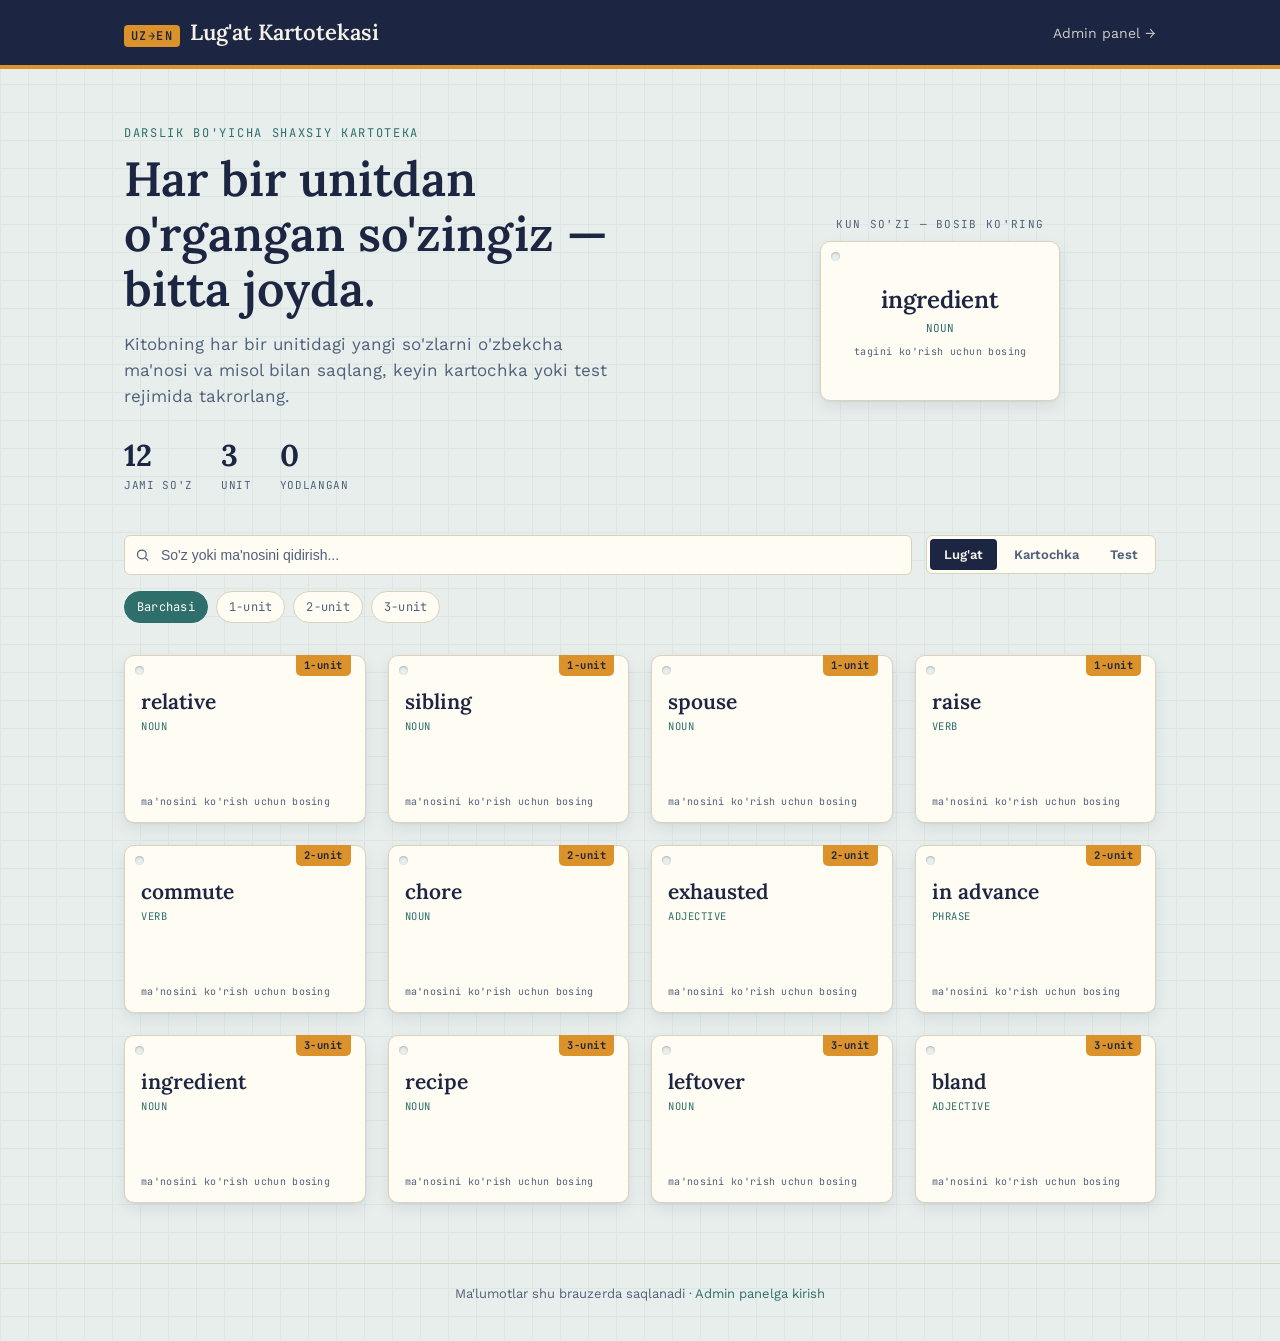
<file: index.html>
<!DOCTYPE html>
<html lang="uz">
<head>
<meta charset="UTF-8" />
<meta name="viewport" content="width=device-width, initial-scale=1.0" />
<title>Lug'at Kartotekasi — Shaxsiy so'zlar to'plami</title>
<link rel="preconnect" href="https://fonts.googleapis.com">
<link href="https://fonts.googleapis.com/css2?family=Lora:wght@500;600;700&family=Work+Sans:wght@400;500;600;700&family=JetBrains+Mono:wght@500;700&display=swap" rel="stylesheet">
<link rel="stylesheet" href="style.css" />
</head>
<body>

<header class="site-header">
  <div class="container">
    <a href="index.html" class="brand">
      <span class="brand-mark">UZ→EN</span>
      <span class="brand-name">Lug'at Kartotekasi</span>
    </a>
    <nav>
      <a href="admin.html">Admin panel →</a>
    </nav>
  </div>
</header>

<section class="hero">
  <div class="container hero-grid">
    <div>
      <span class="hero-eyebrow">Darslik bo'yicha shaxsiy kartoteka</span>
      <h1>Har bir unitdan o'rgangan so'zingiz — bitta joyda.</h1>
      <p class="lede">Kitobning har bir unitidagi yangi so'zlarni o'zbekcha ma'nosi va misol bilan saqlang, keyin kartochka yoki test rejimida takrorlang.</p>
      <div class="hero-stats">
        <div class="stat">
          <span class="num" id="statTotal">0</span>
          <span class="label">Jami so'z</span>
        </div>
        <div class="stat">
          <span class="num" id="statUnits">0</span>
          <span class="label">Unit</span>
        </div>
        <div class="stat">
          <span class="num" id="statKnown">0</span>
          <span class="label">Yodlangan</span>
        </div>
      </div>
    </div>
    <div class="wod-wrap">
      <span class="wod-caption">Kun so'zi — bosib ko'ring</span>
      <div class="flip-scene">
        <div class="flip-card" id="wodCard">
          <div class="flip-face front">
            <div class="punch"></div>
            <span class="word" id="wodWord">—</span>
            <span class="pos" id="wodPos"></span>
            <span class="hint">tagini ko'rish uchun bosing</span>
          </div>
          <div class="flip-face back">
            <span class="meaning" id="wodMeaning">—</span>
            <span class="hint" id="wodExample"></span>
          </div>
        </div>
      </div>
    </div>
  </div>
</section>

<section class="controls">
  <div class="container">
    <div class="controls-row">
      <div class="search-box">
        <svg viewBox="0 0 24 24" fill="none" stroke="currentColor" stroke-width="2"><circle cx="11" cy="11" r="7"/><path d="M21 21l-4.3-4.3"/></svg>
        <input type="text" id="searchInput" placeholder="So'z yoki ma'nosini qidirish..." />
      </div>
      <div class="mode-switch" id="modeSwitch">
        <button data-mode="dict" class="active">Lug'at</button>
        <button data-mode="study">Kartochka</button>
        <button data-mode="quiz">Test</button>
      </div>
    </div>
    <div class="unit-tabs" id="unitTabs"></div>
  </div>
</section>

<main class="container">

  <!-- DICTIONARY MODE -->
  <section id="dictView">
    <div class="card-grid" id="cardGrid"></div>
    <div class="empty-state" id="emptyState" style="display:none;">
      <div class="big">Bu yerda hali so'z yo'q</div>
      <p>Admin paneldan birinchi so'zingizni qo'shing.</p>
    </div>
  </section>

  <!-- FLASHCARD STUDY MODE -->
  <section id="studyView" style="display:none;">
    <div class="study-wrap">
      <div class="study-progress" id="studyProgress">0 / 0</div>
      <div class="study-card-scene">
        <div class="study-card" id="studyCard">
          <div class="study-face front">
            <div class="punch"></div>
            <span class="word-tab" id="studyUnitTab">UNIT</span>
            <span class="headword" id="studyWord">—</span>
            <span class="pos-tag" id="studyPos"></span>
          </div>
          <div class="study-face back">
            <span class="meaning-uz" id="studyMeaning">—</span>
            <span class="example" id="studyExample"></span>
          </div>
        </div>
      </div>
      <div class="study-controls">
        <button class="btn btn-ghost" id="studyPrev">← Oldingi</button>
        <button class="btn btn-brick" id="studyUnknown">Takrorlayman</button>
        <button class="btn btn-ok" id="studyKnown">Bilaman ✓</button>
        <button class="btn btn-ghost" id="studyNext">Keyingi →</button>
      </div>
      <div class="study-controls">
        <button class="btn btn-amber btn-sm" id="studyShuffle">🔀 Aralashtirish</button>
      </div>
    </div>
  </section>

  <!-- QUIZ MODE -->
  <section id="quizView" style="display:none;">
    <div class="quiz-wrap">
      <div class="quiz-score" id="quizScore">Ball: 0 / 0</div>
      <div class="quiz-prompt">
        <span class="label" id="quizUnitLabel">Unit</span>
        <div class="word" id="quizWord">—</div>
      </div>
      <div class="quiz-options" id="quizOptions"></div>
      <div class="quiz-next">
        <button class="btn btn-primary" id="quizNextBtn" style="display:none;">Keyingi savol →</button>
      </div>
    </div>
  </section>

</main>

<footer class="site-footer">
  Ma'lumotlar shu brauzerda saqlanadi · <a href="admin.html">Admin panelga kirish</a>
</footer>

<script src="data.js"></script>
<script src="main.js"></script>
</body>
</html>
</file>
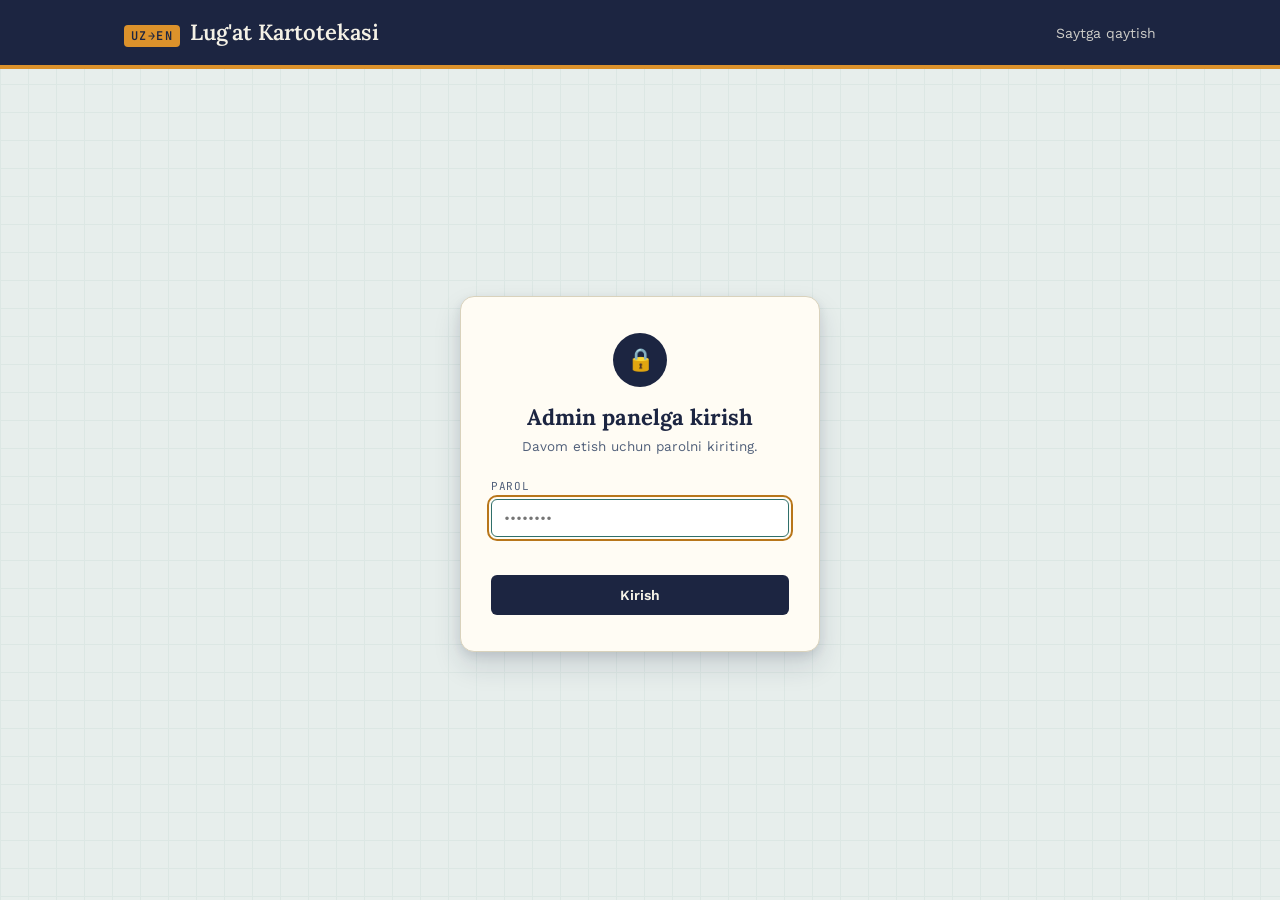
<file: admin.html>
<!DOCTYPE html>
<html lang="uz">
<head>
<meta charset="UTF-8" />
<meta name="viewport" content="width=device-width, initial-scale=1.0" />
<title>Admin panel — Lug'at Kartotekasi</title>
<link rel="preconnect" href="https://fonts.googleapis.com">
<link href="https://fonts.googleapis.com/css2?family=Lora:wght@500;600;700&family=Work+Sans:wght@400;500;600;700&family=JetBrains+Mono:wght@500;700&display=swap" rel="stylesheet">
<link rel="stylesheet" href="style.css" />
</head>
<body>

<header class="site-header">
  <div class="container">
    <a href="index.html" class="brand">
      <span class="brand-mark">UZ→EN</span>
      <span class="brand-name">Lug'at Kartotekasi</span>
    </a>
    <nav>
      <a href="index.html">Saytga qaytish</a>
      <a href="#" id="logoutLink" style="display:none;">Chiqish</a>
    </nav>
  </div>
</header>

<!-- LOGIN SCREEN -->
<div class="login-wrap" id="loginWrap">
  <div class="login-card">
    <div class="stamp">🔒</div>
    <h2>Admin panelga kirish</h2>
    <p>Davom etish uchun parolni kiriting.</p>
    <div class="field">
      <label for="passwordInput">Parol</label>
      <input type="password" id="passwordInput" placeholder="••••••••" autofocus />
    </div>
    <div class="login-error" id="loginError"></div>
    <button class="btn btn-primary" id="loginBtn" style="width:100%; justify-content:center;">Kirish</button>
  </div>
</div>

<!-- ADMIN DASHBOARD -->
<div class="admin-shell" id="adminShell" style="display:none;">
  <div class="container">

    <div class="admin-top">
      <div>
        <h1>So'zlar bazasi</h1>
        <p>Kitobning har bir unitidan so'z qo'shing, tahrirlang yoki o'chiring.</p>
      </div>
    </div>

    <div class="admin-stats">
      <div class="admin-stat-card">
        <span class="num" id="adminStatTotal">0</span>
        <span class="label">Jami so'z</span>
      </div>
      <div class="admin-stat-card">
        <span class="num" id="adminStatUnits">0</span>
        <span class="label">Unit</span>
      </div>
    </div>

    <div class="admin-grid">

      <!-- LEFT: add / edit form -->
      <div class="panel">
        <h2 id="formTitle">Yangi so'z qo'shish</h2>
        <p class="sub">Unitni tanlang yoki yangisini yarating.</p>

        <form id="wordForm">
          <div class="field">
            <label for="unitSelect">Unit</label>
            <div class="unit-input-row">
              <select id="unitSelect"></select>
              <input type="text" id="unitNewInput" placeholder="Masalan: 4-unit" />
            </div>
          </div>

          <div class="field">
            <label for="wordInput">So'z (inglizcha)</label>
            <input type="text" id="wordInput" placeholder="ingredient" required />
          </div>

          <div class="field">
            <label for="posSelect">So'z turi</label>
            <select id="posSelect">
              <option value="">— tanlanmagan —</option>
              <option value="noun">noun (ot)</option>
              <option value="verb">verb (fe'l)</option>
              <option value="adjective">adjective (sifat)</option>
              <option value="adverb">adverb (ravish)</option>
              <option value="phrase">phrase (ibora)</option>
            </select>
          </div>

          <div class="field">
            <label for="meaningInput">O'zbekcha ma'nosi</label>
            <input type="text" id="meaningInput" placeholder="tarkibiy qism" required />
          </div>

          <div class="field">
            <label for="exampleInput">Misol jumla (ixtiyoriy)</label>
            <textarea id="exampleInput" placeholder="Flour is the main ingredient in bread."></textarea>
          </div>

          <div class="form-actions">
            <button type="submit" class="btn btn-primary" id="submitBtn">So'z qo'shish</button>
            <button type="button" class="btn btn-ghost" id="cancelEditBtn" style="display:none;">Bekor qilish</button>
          </div>
        </form>

        <div class="section-divider">Zaxira nusxa</div>
        <div class="import-export">
          <button class="btn btn-ghost btn-sm" id="exportBtn">⬇ JSON yuklab olish</button>
          <button class="btn btn-ghost btn-sm" id="importBtn">⬆ JSON yuklash</button>
          <input type="file" id="importFile" accept="application/json" style="display:none;" />
        </div>
      </div>

      <!-- RIGHT: word list -->
      <div class="panel">
        <div class="toolbar">
          <div class="search-box">
            <svg viewBox="0 0 24 24" fill="none" stroke="currentColor" stroke-width="2"><circle cx="11" cy="11" r="7"/><path d="M21 21l-4.3-4.3"/></svg>
            <input type="text" id="adminSearch" placeholder="Qidirish..." />
          </div>
          <select id="adminUnitFilter" style="max-width:160px;"></select>
        </div>

        <table class="word-table">
          <thead>
            <tr>
              <th>So'z</th>
              <th>Ma'no</th>
              <th>Unit</th>
              <th>Amallar</th>
            </tr>
          </thead>
          <tbody id="wordTableBody"></tbody>
        </table>
        <div class="empty-state" id="adminEmpty" style="display:none; padding: 36px;">
          <div class="big">Hech narsa topilmadi</div>
        </div>
      </div>

    </div>
  </div>
</div>

<div class="toast" id="toast"></div>

<script src="data.js"></script>
<script src="admin.js"></script>
</body>
</html>
</file>
<file: style.css>
/* =========================================================
   LUG'AT KARTOTEKASI — design tokens
   A vocabulary card-catalog: ink, paper stock, a brass tab.
   ========================================================= */

:root {
  /* color */
  --ink:        #1C2541;   /* deep navy — primary text & dark surfaces */
  --ink-soft:   #51607A;   /* muted slate — secondary text */
  --paper-bg:   #E7EEEC;   /* cool pale background, like graph paper */
  --paper-bg-2: #DCE7E4;   /* slightly deeper paper for stripes/sections */
  --card-stock: #FFFCF4;   /* warm index-card white */
  --card-edge:  #D9D2BC;   /* card border, like aged card stock */
  --amber:      #DC922B;  /* brass tab / primary accent */
  --amber-dark: #B8761A;
  --teal:       #2F6F6B;   /* secondary accent — unit tags, links */
  --teal-soft:  #E2EFEE;
  --brick:      #B5453C;   /* delete / destructive */
  --brick-soft: #F5E3E1;
  --ok:         #3E7D4C;

  /* type */
  --font-display: "Lora", "Iowan Old Style", Georgia, serif;
  --font-body: "Work Sans", "Segoe UI", system-ui, sans-serif;
  --font-mono: "JetBrains Mono", "SF Mono", Consolas, monospace;

  /* layout */
  --radius-card: 10px;
  --radius-sm: 6px;
  --shadow-card: 0 1px 2px rgba(28,37,65,.06), 0 6px 16px rgba(28,37,65,.08);
  --shadow-card-hover: 0 4px 10px rgba(28,37,65,.10), 0 14px 28px rgba(28,37,65,.14);
}

* { box-sizing: border-box; }
html { scroll-behavior: smooth; }

body {
  margin: 0;
  font-family: var(--font-body);
  color: var(--ink);
  background: var(--paper-bg);
  background-image:
    linear-gradient(var(--paper-bg-2) 1px, transparent 1px),
    linear-gradient(90deg, var(--paper-bg-2) 1px, transparent 1px);
  background-size: 28px 28px;
  min-height: 100vh;
}

h1, h2, h3 { font-family: var(--font-display); margin: 0; line-height: 1.15; }
p { line-height: 1.55; }
a { color: var(--teal); }

button {
  font-family: var(--font-body);
  cursor: pointer;
  border: none;
  background: none;
}

:focus-visible {
  outline: 2px solid var(--amber-dark);
  outline-offset: 2px;
}

.container {
  max-width: 1080px;
  margin: 0 auto;
  padding: 0 24px;
}

/* =========================================================
   SITE HEADER
   ========================================================= */

.site-header {
  background: var(--ink);
  color: #F4F1E6;
  padding: 18px 0;
  border-bottom: 4px solid var(--amber);
}

.site-header .container {
  display: flex;
  align-items: center;
  justify-content: space-between;
  gap: 16px;
}

.brand {
  display: flex;
  align-items: baseline;
  gap: 10px;
  text-decoration: none;
  color: inherit;
}

.brand-mark {
  font-family: var(--font-mono);
  font-size: 12px;
  letter-spacing: .12em;
  background: var(--amber);
  color: var(--ink);
  padding: 3px 7px;
  border-radius: 4px;
  font-weight: 600;
}

.brand-name {
  font-family: var(--font-display);
  font-size: 22px;
  font-weight: 600;
}

.site-header nav a {
  color: #F4F1E6;
  text-decoration: none;
  font-size: 14px;
  margin-left: 22px;
  opacity: .82;
  border-bottom: 1px solid transparent;
  padding-bottom: 3px;
}
.site-header nav a:hover { opacity: 1; border-color: var(--amber); }

/* =========================================================
   HERO
   ========================================================= */

.hero {
  padding: 56px 0 36px;
}

.hero-grid {
  display: grid;
  grid-template-columns: 1.3fr 1fr;
  gap: 40px;
  align-items: center;
}

.hero-eyebrow {
  font-family: var(--font-mono);
  font-size: 12px;
  letter-spacing: .14em;
  text-transform: uppercase;
  color: var(--teal);
  margin-bottom: 10px;
  display: block;
}

.hero h1 {
  font-size: clamp(32px, 4.4vw, 48px);
  font-weight: 600;
  color: var(--ink);
}

.hero p.lede {
  margin-top: 14px;
  font-size: 17px;
  color: var(--ink-soft);
  max-width: 46ch;
}

.hero-stats {
  display: flex;
  gap: 28px;
  margin-top: 26px;
}

.stat .num {
  font-family: var(--font-display);
  font-size: 30px;
  font-weight: 700;
  color: var(--ink);
  display: block;
}
.stat .label {
  font-family: var(--font-mono);
  font-size: 11px;
  letter-spacing: .06em;
  color: var(--ink-soft);
  text-transform: uppercase;
}

/* ---- word-of-the-day flip card in hero ---- */

.wod-wrap { display: flex; flex-direction: column; align-items: center; gap: 10px; }
.wod-caption {
  font-family: var(--font-mono);
  font-size: 11px;
  letter-spacing: .12em;
  text-transform: uppercase;
  color: var(--ink-soft);
}

.flip-scene {
  width: 240px;
  height: 160px;
  perspective: 1200px;
}
.flip-card {
  width: 100%;
  height: 100%;
  position: relative;
  transform-style: preserve-3d;
  transition: transform .55s cubic-bezier(.4,.2,.2,1);
  cursor: pointer;
}
.flip-card.flipped { transform: rotateY(180deg); }

.flip-face {
  position: absolute;
  inset: 0;
  backface-visibility: hidden;
  border-radius: var(--radius-card);
  background: var(--card-stock);
  border: 1px solid var(--card-edge);
  box-shadow: var(--shadow-card);
  display: flex;
  flex-direction: column;
  align-items: center;
  justify-content: center;
  text-align: center;
  padding: 16px;
}
.flip-face.back { transform: rotateY(180deg); background: var(--ink); color: #F4F1E6; border-color: var(--ink); }

.flip-face .word { font-family: var(--font-display); font-size: 24px; font-weight: 600; }
.flip-face .meaning { font-size: 16px; }
.flip-face .pos { font-family: var(--font-mono); font-size: 11px; color: var(--teal); margin-top: 6px; text-transform: uppercase; }
.flip-face .hint { font-family: var(--font-mono); font-size: 10px; color: var(--ink-soft); margin-top: 10px; letter-spacing: .04em; }
.flip-face.back .hint { color: #C7CADA; }

/* card "hole punch" detail used across index cards */
.punch {
  position: absolute;
  top: 10px; left: 10px;
  width: 9px; height: 9px;
  border-radius: 50%;
  background: var(--paper-bg);
  box-shadow: inset 0 1px 2px rgba(0,0,0,.25);
}

/* =========================================================
   CONTROLS BAR (search / unit tabs / mode switch)
   ========================================================= */

.controls {
  padding: 6px 0 28px;
}

.controls-row {
  display: flex;
  flex-wrap: wrap;
  gap: 14px;
  align-items: center;
  justify-content: space-between;
}

.search-box {
  flex: 1;
  min-width: 220px;
  position: relative;
}
.search-box input {
  width: 100%;
  padding: 11px 14px 11px 36px;
  border: 1px solid var(--card-edge);
  border-radius: var(--radius-sm);
  background: var(--card-stock);
  font-size: 14px;
  color: var(--ink);
}
.search-box input::placeholder { color: var(--ink-soft); }
.search-box svg {
  position: absolute;
  left: 11px; top: 50%;
  transform: translateY(-50%);
  width: 15px; height: 15px;
  color: var(--ink-soft);
}

.mode-switch {
  display: flex;
  background: var(--card-stock);
  border: 1px solid var(--card-edge);
  border-radius: var(--radius-sm);
  padding: 3px;
  gap: 3px;
}
.mode-switch button {
  padding: 8px 14px;
  font-size: 13px;
  font-weight: 600;
  border-radius: 4px;
  color: var(--ink-soft);
}
.mode-switch button.active {
  background: var(--ink);
  color: #F4F1E6;
}

.unit-tabs {
  display: flex;
  flex-wrap: wrap;
  gap: 8px;
  margin-top: 16px;
}
.unit-tab {
  font-family: var(--font-mono);
  font-size: 12px;
  padding: 7px 12px;
  border-radius: 999px;
  border: 1px solid var(--card-edge);
  background: var(--card-stock);
  color: var(--ink-soft);
  letter-spacing: .02em;
}
.unit-tab.active {
  background: var(--teal);
  border-color: var(--teal);
  color: #fff;
}

/* =========================================================
   DICTIONARY GRID — the index card component (signature)
   ========================================================= */

.card-grid {
  display: grid;
  grid-template-columns: repeat(auto-fill, minmax(230px, 1fr));
  gap: 22px;
  padding: 4px 0 60px;
}

.word-card { perspective: 1400px; height: 168px; }
.word-card-inner {
  position: relative;
  width: 100%;
  height: 100%;
  transform-style: preserve-3d;
  transition: transform .5s cubic-bezier(.4,.2,.2,1);
  cursor: pointer;
}
.word-card.flipped .word-card-inner { transform: rotateY(180deg); }

.word-face {
  position: absolute;
  inset: 0;
  backface-visibility: hidden;
  background: var(--card-stock);
  border: 1px solid var(--card-edge);
  border-radius: var(--radius-card);
  box-shadow: var(--shadow-card);
  padding: 18px 16px 14px;
  display: flex;
  flex-direction: column;
}
.word-card-inner:hover .word-face { box-shadow: var(--shadow-card-hover); }
.word-face.back { transform: rotateY(180deg); }

.word-tab {
  position: absolute;
  top: -1px; right: 14px;
  font-family: var(--font-mono);
  font-size: 10.5px;
  letter-spacing: .04em;
  background: var(--amber);
  color: var(--ink);
  padding: 3px 8px 4px;
  border-radius: 0 0 5px 5px;
  font-weight: 700;
}

.word-face .headword {
  font-family: var(--font-display);
  font-size: 21px;
  font-weight: 600;
  margin-top: 14px;
  color: var(--ink);
}
.word-face .pos-tag {
  font-family: var(--font-mono);
  font-size: 10.5px;
  text-transform: uppercase;
  color: var(--teal);
  letter-spacing: .05em;
  margin-top: 4px;
}
.word-face .tap-hint {
  margin-top: auto;
  font-family: var(--font-mono);
  font-size: 10px;
  color: var(--ink-soft);
  letter-spacing: .03em;
}

.word-face.back .meaning-uz {
  font-size: 18px;
  font-weight: 600;
  color: var(--ink);
  margin-top: 14px;
}
.word-face.back .example {
  font-size: 13px;
  font-style: italic;
  color: var(--ink-soft);
  margin-top: 10px;
}

.empty-state {
  text-align: center;
  padding: 70px 20px;
  color: var(--ink-soft);
}
.empty-state .big { font-family: var(--font-display); font-size: 22px; color: var(--ink); margin-bottom: 8px; }

/* =========================================================
   FLASHCARD STUDY MODE
   ========================================================= */

.study-wrap {
  display: flex;
  flex-direction: column;
  align-items: center;
  padding: 10px 0 70px;
}

.study-progress {
  font-family: var(--font-mono);
  font-size: 12px;
  color: var(--ink-soft);
  margin-bottom: 18px;
  letter-spacing: .05em;
}

.study-card-scene {
  width: 100%;
  max-width: 420px;
  height: 260px;
  perspective: 1600px;
}
.study-card {
  width: 100%; height: 100%;
  position: relative;
  transform-style: preserve-3d;
  transition: transform .5s cubic-bezier(.4,.2,.2,1);
  cursor: pointer;
}
.study-card.flipped { transform: rotateY(180deg); }
.study-face {
  position: absolute; inset: 0;
  backface-visibility: hidden;
  background: var(--card-stock);
  border: 1px solid var(--card-edge);
  border-radius: 14px;
  box-shadow: var(--shadow-card-hover);
  display: flex; flex-direction: column;
  align-items: center; justify-content: center;
  text-align: center; padding: 24px;
}
.study-face.back { transform: rotateY(180deg); }
.study-face .word-tab { right: auto; left: 50%; transform: translateX(-50%); border-radius: 0 0 6px 6px; }
.study-face .headword { font-family: var(--font-display); font-size: 30px; margin-top: 18px; }
.study-face .meaning-uz { font-size: 22px; font-weight: 600; margin-top: 6px; }
.study-face .example { font-size: 14px; font-style: italic; color: var(--ink-soft); margin-top: 14px; max-width: 32ch; }
.study-face .pos-tag { font-family: var(--font-mono); font-size: 11px; text-transform: uppercase; color: var(--teal); margin-top: 8px; }

.study-controls {
  display: flex;
  gap: 12px;
  margin-top: 26px;
  flex-wrap: wrap;
  justify-content: center;
}

.btn {
  font-size: 14px;
  font-weight: 600;
  padding: 11px 18px;
  border-radius: var(--radius-sm);
  border: 1px solid transparent;
  display: inline-flex;
  align-items: center;
  gap: 7px;
}
.btn-ghost { background: var(--card-stock); border-color: var(--card-edge); color: var(--ink); }
.btn-ghost:hover { border-color: var(--ink-soft); }
.btn-primary { background: var(--ink); color: #F4F1E6; }
.btn-primary:hover { background: #131A30; }
.btn-amber { background: var(--amber); color: var(--ink); }
.btn-amber:hover { background: var(--amber-dark); color: #fff; }
.btn-ok { background: var(--teal-soft); color: var(--teal); }
.btn-ok:hover { background: var(--teal); color: #fff; }
.btn-brick { background: var(--brick-soft); color: var(--brick); }
.btn-brick:hover { background: var(--brick); color: #fff; }
.btn-sm { padding: 7px 12px; font-size: 12.5px; }
.btn:disabled { opacity: .4; cursor: not-allowed; }

/* =========================================================
   QUIZ MODE
   ========================================================= */

.quiz-wrap {
  max-width: 480px;
  margin: 0 auto;
  padding: 10px 0 70px;
  text-align: center;
}
.quiz-score {
  font-family: var(--font-mono);
  font-size: 12px;
  color: var(--ink-soft);
  margin-bottom: 16px;
  letter-spacing: .05em;
}
.quiz-prompt {
  background: var(--ink);
  color: #F4F1E6;
  border-radius: 14px;
  padding: 30px 20px;
  margin-bottom: 22px;
}
.quiz-prompt .label { font-family: var(--font-mono); font-size: 11px; letter-spacing: .12em; color: var(--amber); text-transform: uppercase; }
.quiz-prompt .word { font-family: var(--font-display); font-size: 30px; margin-top: 8px; }

.quiz-options { display: grid; gap: 10px; }
.quiz-option {
  background: var(--card-stock);
  border: 1px solid var(--card-edge);
  border-radius: var(--radius-sm);
  padding: 13px 16px;
  text-align: left;
  font-size: 15px;
  color: var(--ink);
}
.quiz-option:hover { border-color: var(--teal); }
.quiz-option.correct { background: var(--teal-soft); border-color: var(--teal); color: var(--teal); font-weight: 600; }
.quiz-option.wrong { background: var(--brick-soft); border-color: var(--brick); color: var(--brick); font-weight: 600; }
.quiz-option:disabled { cursor: default; }

.quiz-next { margin-top: 18px; }

/* =========================================================
   FOOTER
   ========================================================= */

.site-footer {
  border-top: 1px solid var(--card-edge);
  padding: 22px 0 40px;
  text-align: center;
  font-size: 13px;
  color: var(--ink-soft);
}
.site-footer a { color: var(--teal); text-decoration: none; }

/* =========================================================
   ADMIN — login screen
   ========================================================= */

.login-wrap {
  min-height: calc(100vh - 90px);
  display: flex;
  align-items: center;
  justify-content: center;
  padding: 40px 20px;
}

.login-card {
  background: var(--card-stock);
  border: 1px solid var(--card-edge);
  border-radius: 14px;
  box-shadow: var(--shadow-card-hover);
  width: 100%;
  max-width: 360px;
  padding: 36px 30px;
  text-align: center;
  position: relative;
}
.login-card .stamp {
  width: 54px; height: 54px;
  border-radius: 50%;
  background: var(--ink);
  color: var(--amber);
  display: flex; align-items: center; justify-content: center;
  margin: 0 auto 18px;
  font-family: var(--font-mono);
  font-size: 22px;
}
.login-card h2 { font-size: 22px; margin-bottom: 6px; }
.login-card p { font-size: 13.5px; color: var(--ink-soft); margin-top: 0; margin-bottom: 22px; }

.field { text-align: left; margin-bottom: 14px; }
.field label {
  display: block;
  font-family: var(--font-mono);
  font-size: 11px;
  letter-spacing: .06em;
  text-transform: uppercase;
  color: var(--ink-soft);
  margin-bottom: 6px;
}
.field input, .field select, .field textarea {
  width: 100%;
  padding: 10px 12px;
  border: 1px solid var(--card-edge);
  border-radius: var(--radius-sm);
  font-size: 14px;
  font-family: var(--font-body);
  color: var(--ink);
  background: #fff;
}
.field textarea { resize: vertical; min-height: 64px; }
.field input:focus, .field select:focus, .field textarea:focus { border-color: var(--teal); }

.login-error {
  font-size: 13px;
  color: var(--brick);
  margin-top: -4px;
  margin-bottom: 12px;
  min-height: 16px;
}
.shake { animation: shake .4s; }
@keyframes shake {
  0%, 100% { transform: translateX(0); }
  20% { transform: translateX(-8px); }
  40% { transform: translateX(7px); }
  60% { transform: translateX(-5px); }
  80% { transform: translateX(3px); }
}

/* =========================================================
   ADMIN — dashboard
   ========================================================= */

.admin-shell { padding: 32px 0 70px; }

.admin-top {
  display: flex;
  justify-content: space-between;
  align-items: flex-start;
  flex-wrap: wrap;
  gap: 16px;
  margin-bottom: 26px;
}
.admin-top h1 { font-size: 26px; }
.admin-top p { color: var(--ink-soft); margin-top: 4px; font-size: 14px; }

.admin-stats {
  display: flex;
  gap: 14px;
  margin-bottom: 26px;
  flex-wrap: wrap;
}
.admin-stat-card {
  background: var(--card-stock);
  border: 1px solid var(--card-edge);
  border-radius: var(--radius-sm);
  padding: 14px 18px;
  min-width: 120px;
}
.admin-stat-card .num { font-family: var(--font-display); font-size: 24px; font-weight: 700; }
.admin-stat-card .label { font-family: var(--font-mono); font-size: 10.5px; text-transform: uppercase; color: var(--ink-soft); letter-spacing: .05em; }

.admin-grid {
  display: grid;
  grid-template-columns: 340px 1fr;
  gap: 24px;
  align-items: start;
}

.panel {
  background: var(--card-stock);
  border: 1px solid var(--card-edge);
  border-radius: 12px;
  box-shadow: var(--shadow-card);
  padding: 22px;
}
.panel h2 {
  font-size: 17px;
  margin-bottom: 4px;
}
.panel .sub { font-size: 12.5px; color: var(--ink-soft); margin-bottom: 16px; }

.unit-input-row { display: flex; gap: 8px; }
.unit-input-row select { flex: 1; }
.unit-input-row input { flex: 1; display: none; }

.form-actions { display: flex; gap: 10px; margin-top: 18px; }
.form-actions .btn { flex: 1; justify-content: center; }

.toolbar {
  display: flex;
  gap: 10px;
  flex-wrap: wrap;
  align-items: center;
  justify-content: space-between;
  margin-bottom: 16px;
}
.toolbar .search-box { max-width: 280px; }

.word-table { width: 100%; border-collapse: collapse; font-size: 14px; }
.word-table th {
  text-align: left;
  font-family: var(--font-mono);
  font-size: 10.5px;
  text-transform: uppercase;
  letter-spacing: .05em;
  color: var(--ink-soft);
  padding: 8px 10px;
  border-bottom: 1px solid var(--card-edge);
}
.word-table td {
  padding: 10px 10px;
  border-bottom: 1px solid var(--card-edge);
  vertical-align: top;
}
.word-table tr:last-child td { border-bottom: none; }
.word-table .uz { color: var(--ink-soft); }
.unit-pill {
  font-family: var(--font-mono);
  font-size: 11px;
  background: var(--teal-soft);
  color: var(--teal);
  padding: 3px 9px;
  border-radius: 999px;
  display: inline-block;
}
.row-actions { display: flex; gap: 6px; white-space: nowrap; }

.section-divider {
  display: flex;
  align-items: center;
  gap: 10px;
  margin: 26px 0 14px;
  font-family: var(--font-mono);
  font-size: 11px;
  text-transform: uppercase;
  letter-spacing: .08em;
  color: var(--ink-soft);
}
.section-divider::after { content: ""; flex: 1; height: 1px; background: var(--card-edge); }

.import-export { display: flex; gap: 10px; flex-wrap: wrap; }

.toast {
  position: fixed;
  bottom: 24px;
  right: 24px;
  background: var(--ink);
  color: #F4F1E6;
  padding: 13px 18px;
  border-radius: var(--radius-sm);
  font-size: 14px;
  box-shadow: var(--shadow-card-hover);
  border-left: 4px solid var(--amber);
  transform: translateY(20px);
  opacity: 0;
  transition: all .25s ease;
  pointer-events: none;
  z-index: 50;
}
.toast.show { transform: translateY(0); opacity: 1; }
.toast.err { border-left-color: var(--brick); }

/* =========================================================
   RESPONSIVE
   ========================================================= */

@media (max-width: 840px) {
  .hero-grid { grid-template-columns: 1fr; }
  .wod-wrap { order: -1; }
  .admin-grid { grid-template-columns: 1fr; }
}

@media (max-width: 520px) {
  .card-grid { grid-template-columns: 1fr 1fr; }
  .hero-stats { gap: 18px; }
}

@media (prefers-reduced-motion: reduce) {
  .flip-card, .word-card-inner, .study-card { transition: none; }
}
</file>
